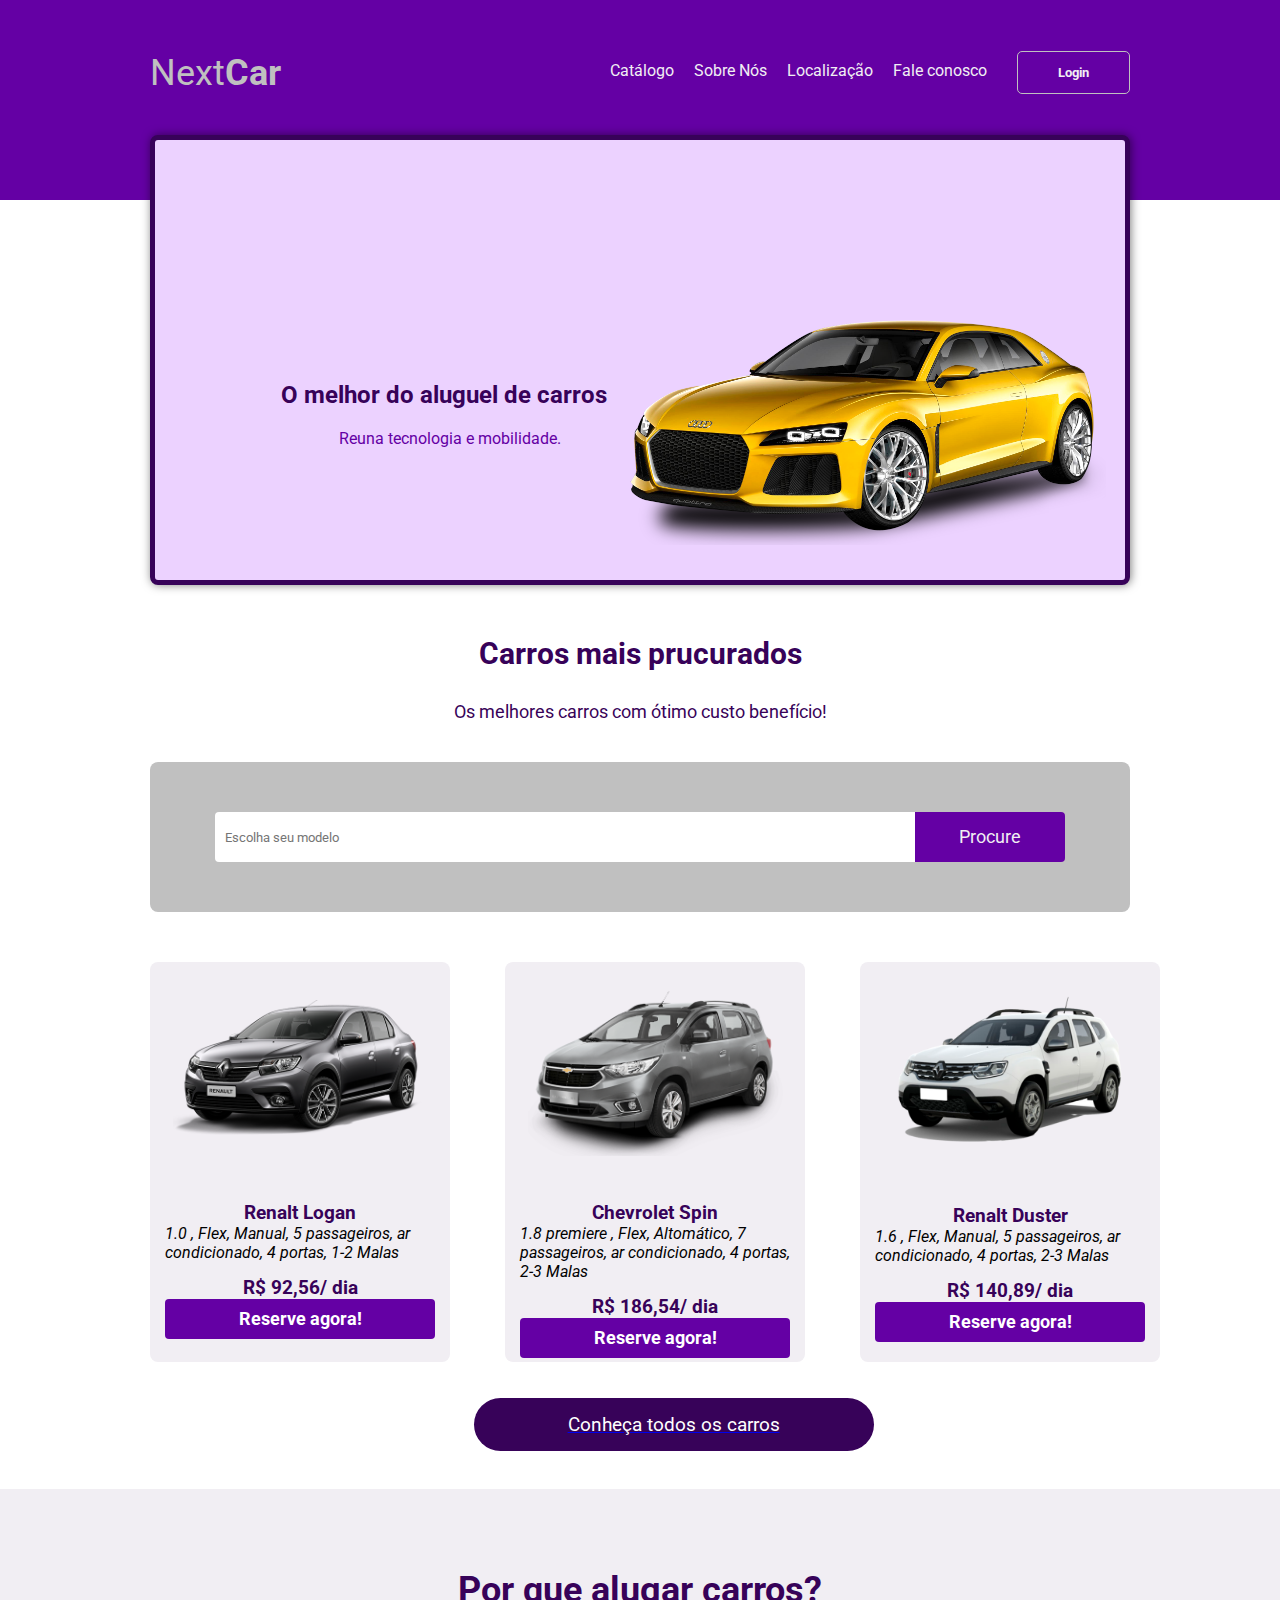
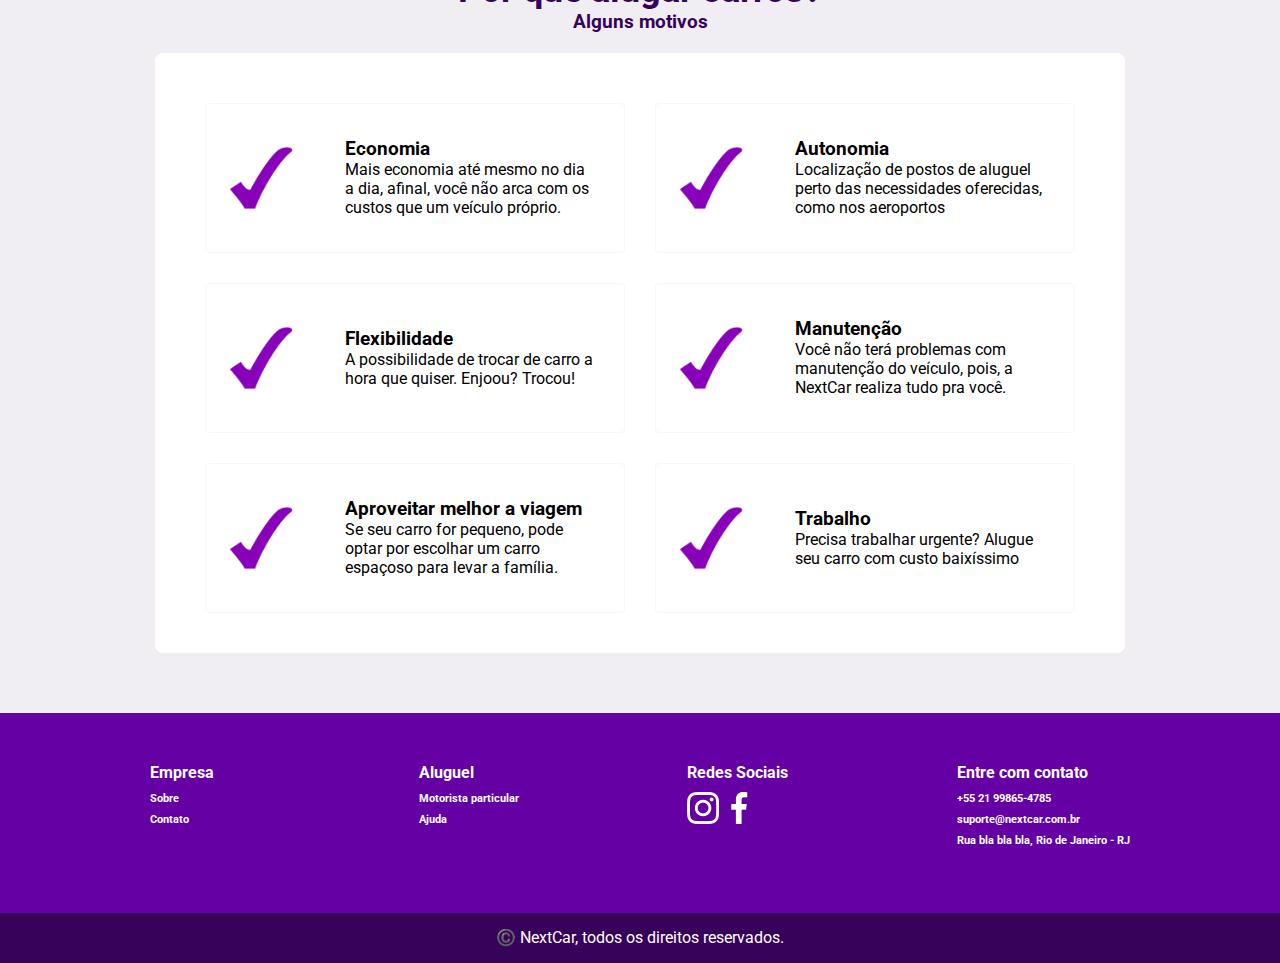
<file: index.html>
<!DOCTYPE html>
<!--Arquivo:TrabDevWeb_RafaelFernandez-->
<!--Projeto: Site de Aluguel de Carros(NextCar)-->
<!--Criado por: Rafael Fernandes Fernandez de Oliveira-->
<!--Data de Criação:07/10/2021-->

<html lang="en">
<head>
    <meta charset="UTF-8">
    <meta http-equiv="X-UA-Compatible" content="IE=edge">
    <meta name="viewport" content="width=device-width, initial-scale=1.0">
    <title>NextCar</title>
    <link rel="stylesheet" href="css/styles.css">
</head>
<body>
  <header>
        <div class="content">

            <nav>
 
                <a href="index.html" class="logonew">Next<strong>Car</strong></a>
                
                <ul>
                  <li><a href="catalogo.html">Catálogo</a></li>
                  <li><a href="sobrenos.html">Sobre Nós</a></li>
                  <li><a href="localizacao.html">Localização</a></li>
                  <li><a href="faleconosco.html">Fale conosco</a></li>         
                  <button><li><a href="login.html">Login</a></li> </button>        
                </ul>
            </nav>
            <div class="header-block">
                <div class="text">
                    <h2>O melhor do aluguel de carros</h2>
                    <p> Reuna tecnologia e mobilidade.        
                    </p>

                </div>
                <img src="images/car-header.png" alt="Car">
            </div>
        </div>
  </header> 

  

  <section class="catalogo" id="catalogo">
      <div class="content">

          <div class="title-wrapper-catalog">
              <p>Carros mais prucurados</p>
              <h3>Catálogo</h3>
              <!--<h3>Catálogo</h3> --> 
          </div>
          
        
         <div class="title-wrapper-catalog">
            <p>Carros mais prucurados</p>
            <h3>Os melhores carros com ótimo custo benefício!</h3>
            <!--<h3>Catálogo</h3> --> 
        </div>
        
          <div class="filter-card1">
             <input type="text" class="search-input" placeholder="Escolha seu modelo">
             <button class="search-button">Procure</button>
          </div>
          <div class="card-wrapper">

                        <!--catalogo pag principal-->
        
            <div class="card-item">
               <img src="images/logan.png" alt="Car">
               <div class="card-content">
                <h3>Renalt Logan </h3>   
                <p> 1.0 , Flex, Manual, 5 passageiros, ar condicionado, 4 portas, 1-2 Malas   
                </p>
                <h3>R$ 92,56/ dia</h3>
                <button type="button">Reserve agora!</button>
               </div> 
            </div>

            <div class="card-item">
                <img src="images/spin1.png" alt="Car">
                <div class="card-content">
                 <h3>Chevrolet Spin</h3>   
                 <p>1.8 premiere , Flex, Altomático, 7 passageiros, ar condicionado, 4 portas, 2-3 Malas   
                 </p>
                 <h3>R$ 186,54/ dia</h3>
                 <button type="button">Reserve agora!</button>
                </div> 
             </div>

             <div class="card-item">
                <img src="images/duster.png" alt="Car">
                <div class="card-content">
                 <h3>Renalt Duster</h3>   
                 <p>1.6 , Flex, Manual, 5 passageiros, ar condicionado, 4 portas, 2-3 Malas   
                 </p>
                 <h3>R$ 140,89/ dia</h3>
                 <button type="button">Reserve agora!</button>
                </div>         
             </div>

          </div>
      </div>
  </section> <!--acaba aqui-->
  
  <div class="catalogo-index">
      <a href="catalogo.html"><button type="submit">Conheça todos os carros</button></a>
    
</div>

<section class="vantagens" id="vantagens">
    <div class="content">
        <div class="title-wrapper-vantagens">
            <p>Por que alugar carros?</p>
            <h3>Alguns motivos</h3>
        </div>

        <div class="vantagens-card-block">

            <div class="vantagens-card-item">
                <img src="images/checkroxo.png" alt="vantagens"> 
                <div class="vantagens-text-content">
                    <h3>Economia</h3>
                    <p>Mais economia até mesmo no dia a dia, afinal, você não arca com os custos que um veículo próprio.</p>
                </div>
             </div>
             
            <div class="vantagens-card-item">
                <img src="images/checkroxo.png" alt="vantagens"> 
                <div class="vantagens-text-content">
                    <h3>Autonomia</h3>
                    <p>Localização de postos de aluguel perto das necessidades oferecidas, como nos aeroportos</p>
                </div>
             </div>           
             
             <div class="vantagens-card-item">
                <img src="images/checkroxo.png" alt="vantagens"> 
                <div class="vantagens-text-content">
                    <h3>Flexibilidade</h3>
                    <p>A possibilidade de trocar de carro a hora que quiser. Enjoou? Trocou!</p>
                </div>
             </div>           
             
             <div class="vantagens-card-item">
                <img src="images/checkroxo.png" alt="vantagens"> 
                <div class="vantagens-text-content">
                    <h3>Manutenção</h3>
                    <p>Você não terá problemas com manutenção do veículo, pois, a NextCar realiza tudo pra você.</p>
                </div>
             </div>          
             
             <div class="vantagens-card-item">
                <img src="images/checkroxo.png" alt="vantagens"> 
                <div class="vantagens-text-content">
                    <h3>Aproveitar melhor a viagem</h3>
                    <p>Se seu carro for pequeno, pode optar por escolhar um carro espaçoso para levar a família.</p>
                </div>
             </div>           
             
             <div class="vantagens-card-item">
                <img src="images/checkroxo.png" alt="vantagens"> 
                <div class="vantagens-text-content">
                    <h3>Trabalho</h3>
                    <p>Precisa trabalhar urgente? Alugue seu carro com custo baixíssimo</p>
                </div>
             </div>
        </div>
    </div>
</section>

<footer>
    <div class="main">
        <div class="content footer-links">

            <div class="footer-company">
                <h4>Empresa</h4>
                <h6>Sobre</h6>
                <h6>Contato</h6>
            </div>

            <div class="footer-aluguel">
                <h4>Aluguel</h4>
                <h6>Motorista particular</h6>
                <h6>Ajuda</h6>
                </div>

                <div class="footer-redesocial">
                    <h4>Redes Sociais</h4>
                    <div class="footer-redesocial-icom">
                        <a href="https://www.instagram.com"><img src="images/instagram.png" alt="Instagram"></a>
                        <a href="https://www.facebook.com"><img src="images/facebook.png" alt="Facebook"></a>
                       
                    </div>
                </div>

                    <div class="footer-contato">
                        <h4>Entre com contato</h4>
                        <h6>+55 21 99865-4785</h6>
                        <h6>suporte@nextcar.com.br</h6>
                        <h6>Rua bla bla bla, Rio de Janeiro - RJ</h6>
                    </div>
                </div>
            </div>
    <div class="final">©️ NextCar, todos os direitos reservados.</div>
</footer>

</body>
</html>
</file>
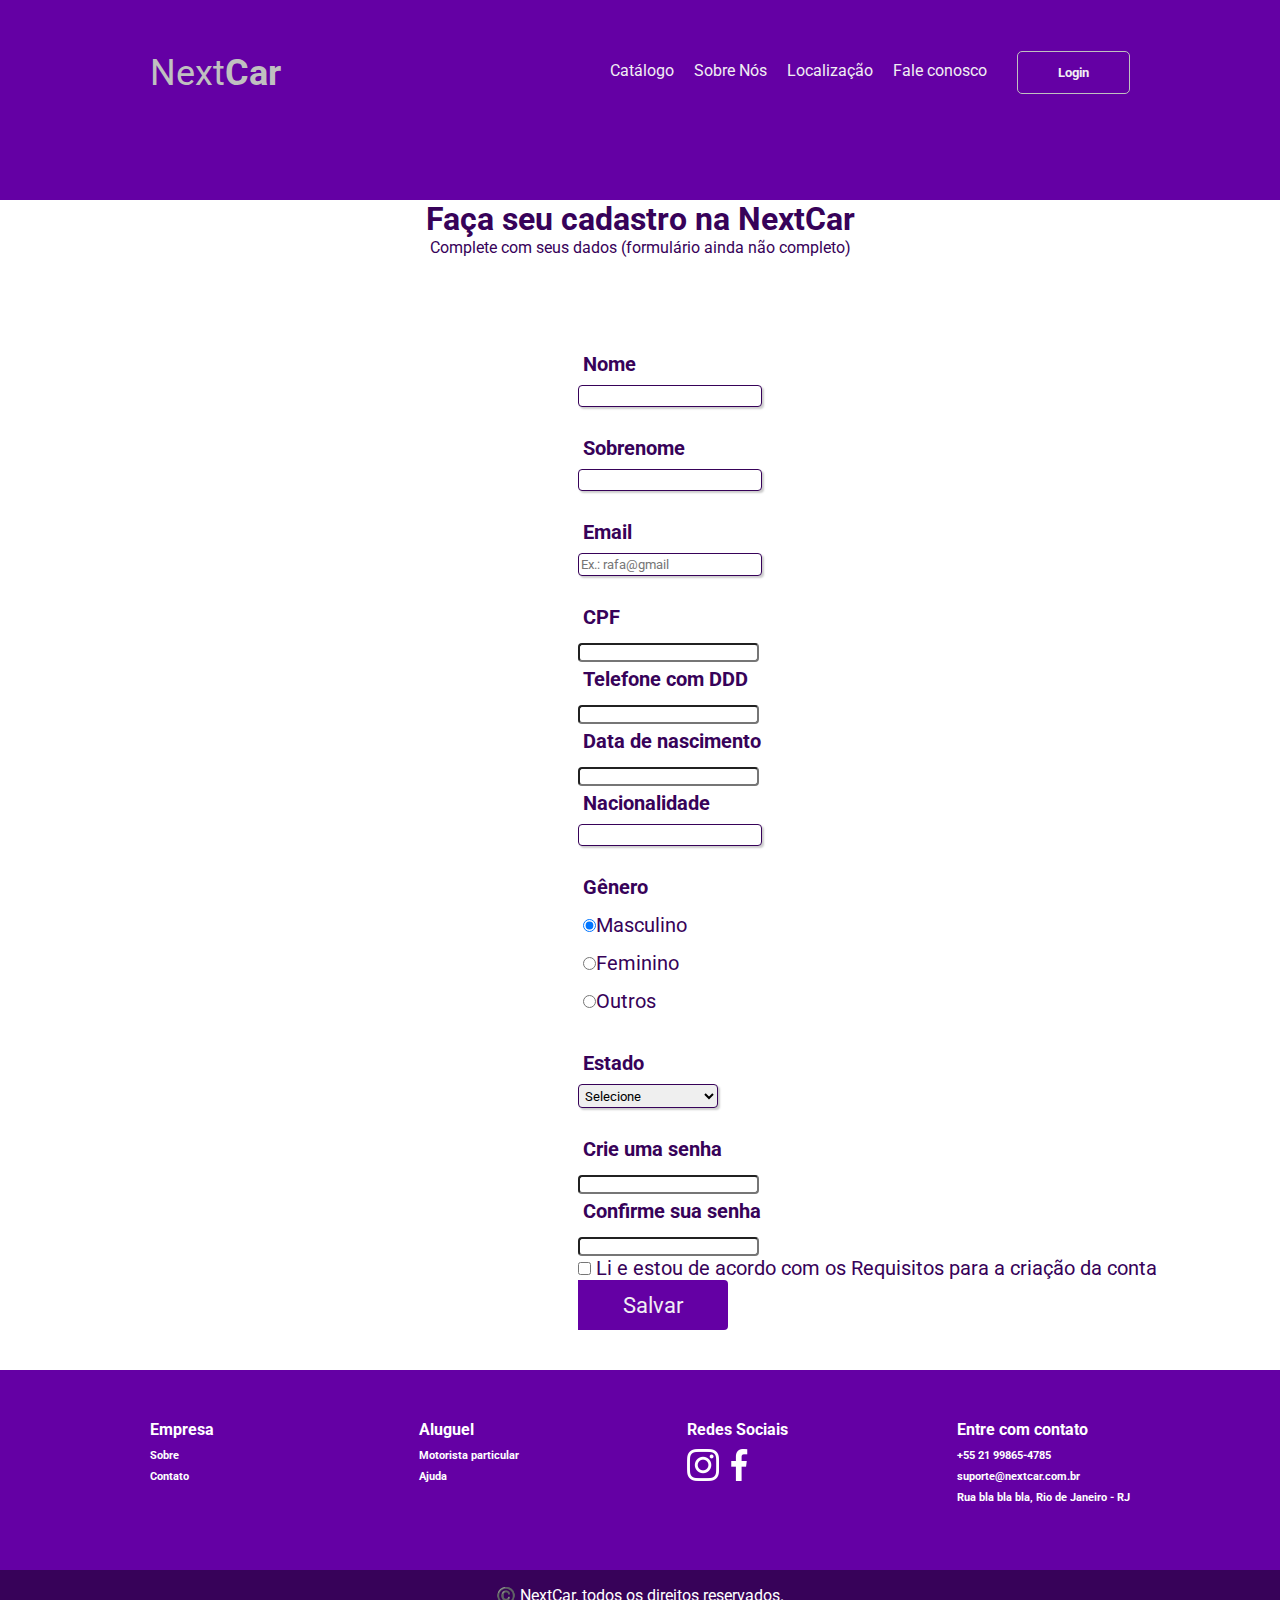
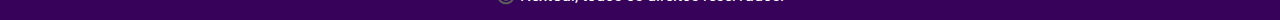
<file: cadastro.html>
<!DOCTYPE html>
<!--Arquivo:TrabDevWeb_RafaelFernandez-->
<!--Projeto: Site de Aluguel de Carros(NextCar)-->
<!--Criado por: Rafael Fernandes Fernandez de Oliveira-->
<!--Data de Criação:07/10/2021-->

<html lang="en">
<head>
    <meta charset="UTF-8">
    <meta http-equiv="X-UA-Compatible" content="IE=edge">
    <meta name="viewport" content="width=device-width, initial-scale=1.0">
    <title>Faça seu login</title>
    <link rel="stylesheet" href="css/styles.css">
</head>
<body>
    
    <header>
        <div class="content">
        
            <nav>
                <a href="index.html" class="logonew">Next<strong>Car</strong></a>
                
                <ul>
                  <li><a href="catalogo.html">Catálogo</a></li>
                  <li><a href="sobrenos.html">Sobre Nós</a></li>
                  <li><a href="localizacao.html">Localização</a></li>
                  <li><a href="faleconosco.html">Fale conosco</a></li>  
                  <button><li><a href="login.html">Login</a></li> </button>               
                </ul>
            </nav>
           
        </div>
  </header> 
    
  <div>
      <h1 id="tituloform">Faça seu cadastro na NextCar</h1>
      <p id="subtitform">Complete com seus dados (formulário ainda não completo)</p>
  </div>
  <div class="formgeral">

<form>
    <fieldset class="grupoform">
       
        <div class="campoform">
           <label for="nome"><strong>Nome</strong></label>
           <input type="text" name="nome" id="nome" required>
       </div> 

       <div class="campoform">
           <label for="sobrenome"><strong>Sobrenome</strong></label>
           <input type="text" name="sobrenome" id="sobrenome" required>
       </div>
    </fieldset>

        <div class="campoform">
            <label for="email"><strong>Email</strong></label>
            <input type="email" name="email" id="email" placeholder="Ex.: rafa@gmail" required>
        </div>

        <div class="campoform">
            <label for="cpf"><strong>CPF</strong></label>
            <input type="number" name="cpf" id="cpf" required>
        </div>

        <div class="campoform">
            <label for="telefone"><strong>Telefone com DDD</strong></label>
            <input type="number" name="telefone" id="telefone" required>
        </div>

        <div class="campoform">
            <label for="nascimento"><strong>Data de nascimento</strong></label>
            <input type="number" name="nascimento" id="nascimento" required>
        </div>

        <div class="campoform">
            <label for="nacionalidade"><strong>Nacionalidade</strong></label>
            <input type="text" name="nacionalidade" id="nacionalidade" required>
        </div>


        <div class="campoform">
            <label><strong>Gênero</strong></label>
            <label>
                <input type="radio" name="genero" value="masculino" checked>Masculino
            </label>
            <label>
                <input type="radio" name="genero" value="feminino">Feminino
            </label>
            <label>
                <input type="radio" name="genero" value="outros">Outros
            </label>
        </div>

        <div class="campoform">
            <label for="estado"><strong>Estado</strong></label>
            <select id="estado" required >
                <option selected disabled value="">Selecione</option>
                <option>Acre</option>
                <option>Alagoas</option>
                <option>Amapá</option>
                <option>Amazonas</option>
                <option>Bahia</option>
                <option>Ceará</option>
                <option>Espirito Santo</option>
                <option>Goiás</option>
                <option>Maranhão</option>
                <option>Mato Grosso</option>
                <option>Mato Grosso do Sul</option>
                <option>Minas Gerais</option>
                <option>Pará</option>
                <option>Paraiba</option>
                <option>Paraná</option>
                <option>Pernambuco</option>
                <option>Piauí</option>
                <option>Rio de Janeiro</option>
                <option>Rio Grande no Norte</option>
                <option>Rio Grande do Sul</option>
                <option>Rondônia</option>
                <option>Roraima</option>
                <option>Santa Catarina</option>
                <option>São Paulo</option>
                <option>Sergipe</option>
                <option>Tocantins</option>
            </select>

        </div>

        <div class="campoform">
            <label><strong>Crie uma senha</strong></label>
            <input type="password" name="senha" id="senha"  maxlength="10" required>
        </div>

        <div class="campoform">
            <label><strong>Confirme sua senha</strong></label>
            <input type="password" name="confirmasenha" id="confirmasenha"  maxlength="10" required>
        </div>

        <fieldset class="grupoform">
            <div id="checkbox">
                <input type="checkbox" id="termos" name="termos" required>
                <label>Li e estou de acordo com os Requisitos para a criação da conta</label> 
            </div>
        </fieldset>

        <div>
            <button class="botaosalvar" type="submit">Salvar</button>
        </div>

</form>
    </div>
    <footer>
        <div class="main">
            <div class="content footer-links">
    
                <div class="footer-company">
                    <h4>Empresa</h4>
                    <h6>Sobre</h6>
                    <h6>Contato</h6>
                </div>
    
                <div class="footer-aluguel">
                    <h4>Aluguel</h4>
                    <h6>Motorista particular</h6>
                    <h6>Ajuda</h6>
                    </div>
    
                    <div class="footer-redesocial">
                        <h4>Redes Sociais</h4>
                        <div class="footer-redesocial-icom">
                            <a href="https://www.instagram.com"><img src="images/instagram.png" alt="Instagram"></a>
                            <a href="https://www.facebook.com"><img src="images/facebook.png" alt="Facebook"></a>
                            
                        </div>
                    </div>
    
                        <div class="footer-contato">
                            <h4>Entre com contato</h4>
                            <h6>+55 21 99865-4785</h6>
                            <h6>suporte@nextcar.com.br</h6>
                            <h6>Rua bla bla bla, Rio de Janeiro - RJ</h6>
                        </div>
                    </div>
                </div>
        <div class="final">©️ NextCar, todos os direitos reservados.</div>
    </footer>

</body>
</html>
</file>
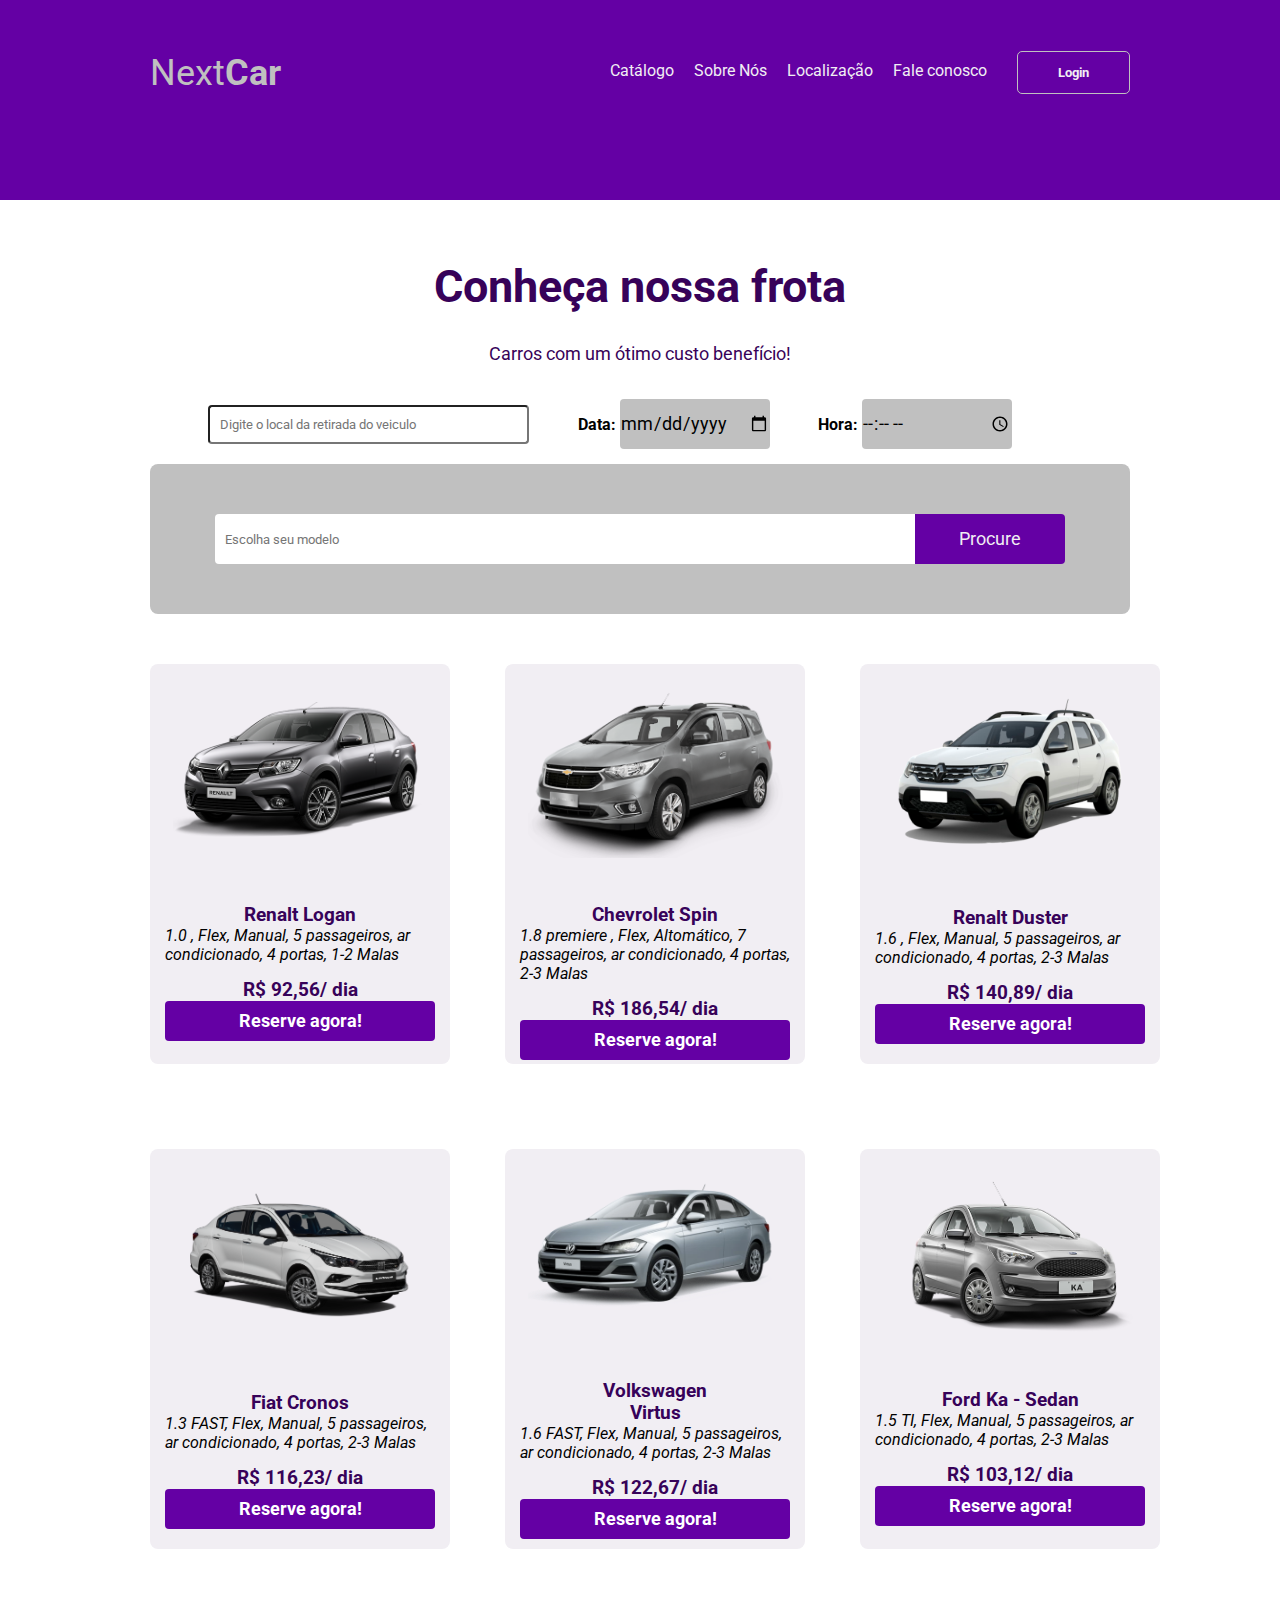
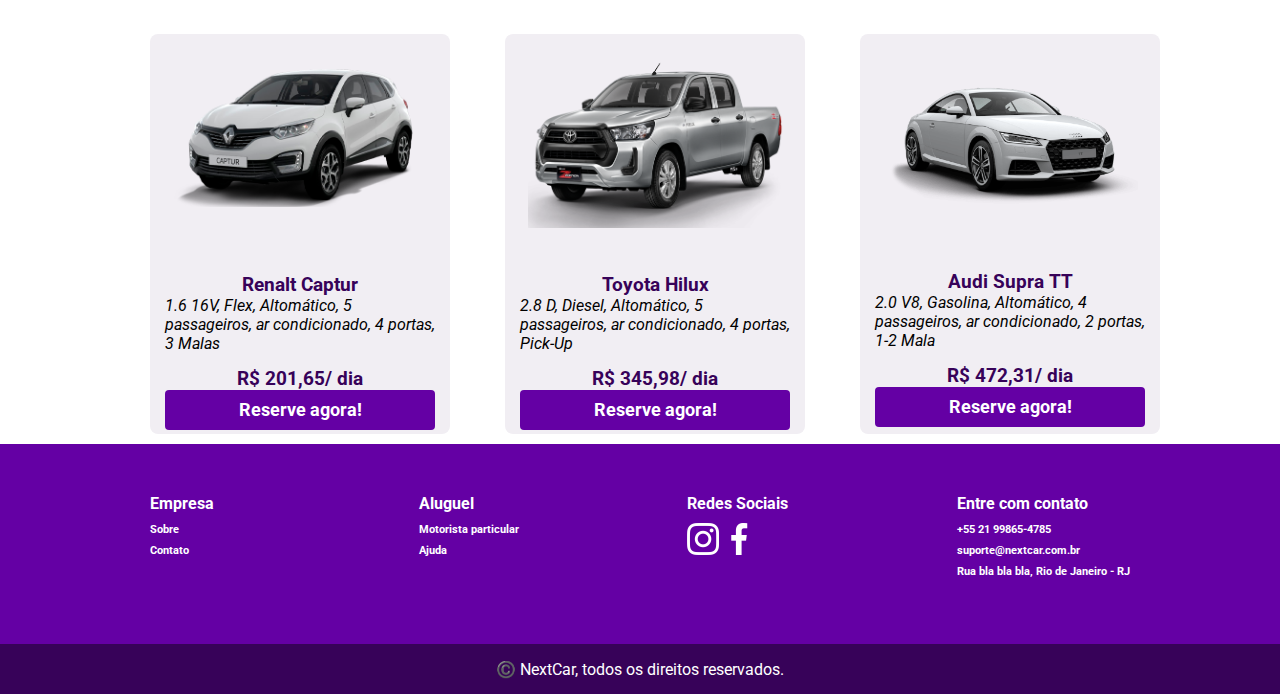
<file: catalogo.html>
<!DOCTYPE html>
<!--Arquivo:TrabDevWeb_RafaelFernandez-->
<!--Projeto: Site de Aluguel de Carros(NextCar)-->
<!--Criado por: Rafael Fernandes Fernandez de Oliveira-->
<!--Data de Criação:07/10/2021-->

<html lang="en">
<head>
    <meta charset="UTF-8">
    <meta http-equiv="X-UA-Compatible" content="IE=edge">
    <meta name="viewport" content="width=device-width, initial-scale=1.0">
    <title>Catálogo</title>
    <link rel="stylesheet" href="css/styles.css">
</head>
<body>
    <header>
        <div class="content">
        
            <nav>
               <a href="index.html" class="logonew">Next<strong>Car</strong></a>
                
                <ul>
                  <li><a href="catalogo.html">Catálogo</a></li>
                  <li><a href="sobrenos.html">Sobre Nós</a></li>
                  <li><a href="localizacao.html">Localização</a></li>
                  <li><a href="faleconosco.html">Fale conosco</a></li>  
                  <button><li><a href="login.html">Login</a></li> </button>               
                </ul>
            </nav>
           
        </div>
  </header> 
    
  <section class="catalogo" id="catalogo">
      <div class="content">

          <div class="title-wrapper-catalog1">
              <p>Conheça nossa frota</p>
             <h3>Carros com um ótimo custo benefício!</h3>
              <!--<h3>Catálogo</h3> --> 
          </div>



          <div class="datacatalog">
            <label for="localreti"></label>
            <input type="text" name="localreti" size="35" id="localreti" placeholder="Digite o local da retirada do veiculo">
            
            <div><h4>Data:     <input id="date" type="date""></h4></div>
            
            <div><h4>Hora:    <input type="time" id="timecatalog"></h4> </div>
          </div>
          
          
          <div class="filter-card">
             <input type="text" class="search-input" placeholder="Escolha seu modelo">
             <button class="search-button">Procure</button>
          </div>
          <div class="card-wrapper">

            
            
                        <!--catalogo pag principal-->
                        <div class="card-item">
                            <img src="images/logan.png" alt="Car">
                            <div class="card-content">
                             <h3>Renalt Logan</h3> 
                             
                             <p> 1.0 , Flex, Manual, 5 passageiros, ar condicionado, 4 portas, 1-2 Malas   
                             </p>
                             <h3>R$ 92,56/ dia</h3>
                             <button type="button">Reserve agora!</button>
                            </div> 
                         </div>
             
                         <div class="card-item">
                             <img src="images/spin1.png" alt="Car">
                             <div class="card-content">
                              <h3>Chevrolet Spin</h3>   
                              
                              <p>1.8 premiere , Flex, Altomático, 7 passageiros, ar condicionado, 4 portas, 2-3 Malas   
                              </p>
                              <h3>R$ 186,54/ dia</h3>
                              <button type="button">Reserve agora!</button>
                             </div> 
                          </div>
             
                          <div class="card-item">
                             <img src="images/duster.png" alt="Car">
                             <div class="card-content">
                              <h3>Renalt Duster</h3>   
                              <p>1.6 , Flex, Manual, 5 passageiros, ar condicionado, 4 portas, 2-3 Malas   
                              </p>
                              <h3>R$ 140,89/ dia</h3>
                              <button type="button">Reserve agora!</button>
                             </div>         
                          </div>

             <div class="card-item">
                <img src="images/cronos.png" alt="Car">
                <div class="card-content">
                 <h3>Fiat Cronos</h3>   
                 <p>1.3 FAST, Flex, Manual, 5 passageiros, ar condicionado, 4 portas, 2-3 Malas   
                 </p>
                 <h3>R$ 116,23/ dia</h3>
                 <button type="button">Reserve agora!</button>
                </div>         
             </div>
             
             <div class="card-item">
                <img src="images/virtus.png" alt="Car">
                <div class="card-content">
                 <h3>Volkswagen Virtus</h3>   
                 <p>1.6 FAST, Flex, Manual, 5 passageiros, ar condicionado, 4 portas, 2-3 Malas   
                 </p>
                 <h3>R$ 122,67/ dia</h3>
                 <button type="button">Reserve agora!</button>
                </div>         
             </div>
             
             <div class="card-item">
                <img src="images/fordka.png" alt="Car">
                <div class="card-content">
                 <h3>Ford Ka - Sedan</h3>   
                 <p>1.5 TI, Flex, Manual, 5 passageiros, ar condicionado, 4 portas, 2-3 Malas    
                 </p>
                 <h3>R$ 103,12/ dia</h3>
                 <button type="button">Reserve agora!</button>
                </div>         
             </div>
             
             <div class="card-item">
                <img src="images/captur.png" alt="Car">
                <div class="card-content">
                 <h3>Renalt Captur</h3>   
                 <p>1.6 16V, Flex, Altomático, 5 passageiros, ar condicionado, 4 portas, 3 Malas   
                 </p>
                 <h3>R$ 201,65/ dia</h3>
                 <button type="button">Reserve agora!</button>
                </div>         
             </div>
             
             <div class="card-item">
                <img src="images/hilux1.png" alt="Car">
                <div class="card-content">
                 <h3>Toyota Hilux</h3>   
                 <p>2.8 D, Diesel, Altomático, 5 passageiros, ar condicionado, 4 portas, Pick-Up  
                 </p>
                 <h3>R$ 345,98/ dia</h3>
                 <button type="button">Reserve agora!</button>
                </div>         
             </div>
             
             <div class="card-item">
                <img src="images/auditt.png" alt="Car">
                <div class="card-content">
                 <h3>Audi Supra TT</h3>   
                 <p>2.0 V8, Gasolina, Altomático, 4 passageiros, ar condicionado, 2 portas, 1-2 Mala  
                 </p>
                 <h3>R$ 472,31/ dia</h3>
                 <button type="button">Reserve agora!</button>
                </div>         
             </div>

          </div>
      </div>
  </section> <!--acaba aqui-->
    
  <footer>
   <div class="main">
       <div class="content footer-links">

           <div class="footer-company">
               <h4>Empresa</h4>
               <h6>Sobre</h6>
               <h6>Contato</h6>
           </div>

           <div class="footer-aluguel">
               <h4>Aluguel</h4>
               <h6>Motorista particular</h6>
               <h6>Ajuda</h6>
               </div>

               <div class="footer-redesocial">
                   <h4>Redes Sociais</h4>
                   <div class="footer-redesocial-icom">
                       <a href="https://www.instagram.com"><img src="images/instagram.png" alt="Instagram"></a>
                       <a href="https://www.facebook.com"><img src="images/facebook.png" alt="Facebook"></a>
                       
                   </div>
               </div>

                   <div class="footer-contato">
                       <h4>Entre com contato</h4>
                       <h6>+55 21 99865-4785</h6>
                       <h6>suporte@nextcar.com.br</h6>
                       <h6>Rua bla bla bla, Rio de Janeiro - RJ</h6>
                   </div>
               </div>
           </div>
   <div class="final">©️ NextCar, todos os direitos reservados.</div>
</footer>

</body>
</html>
</file>
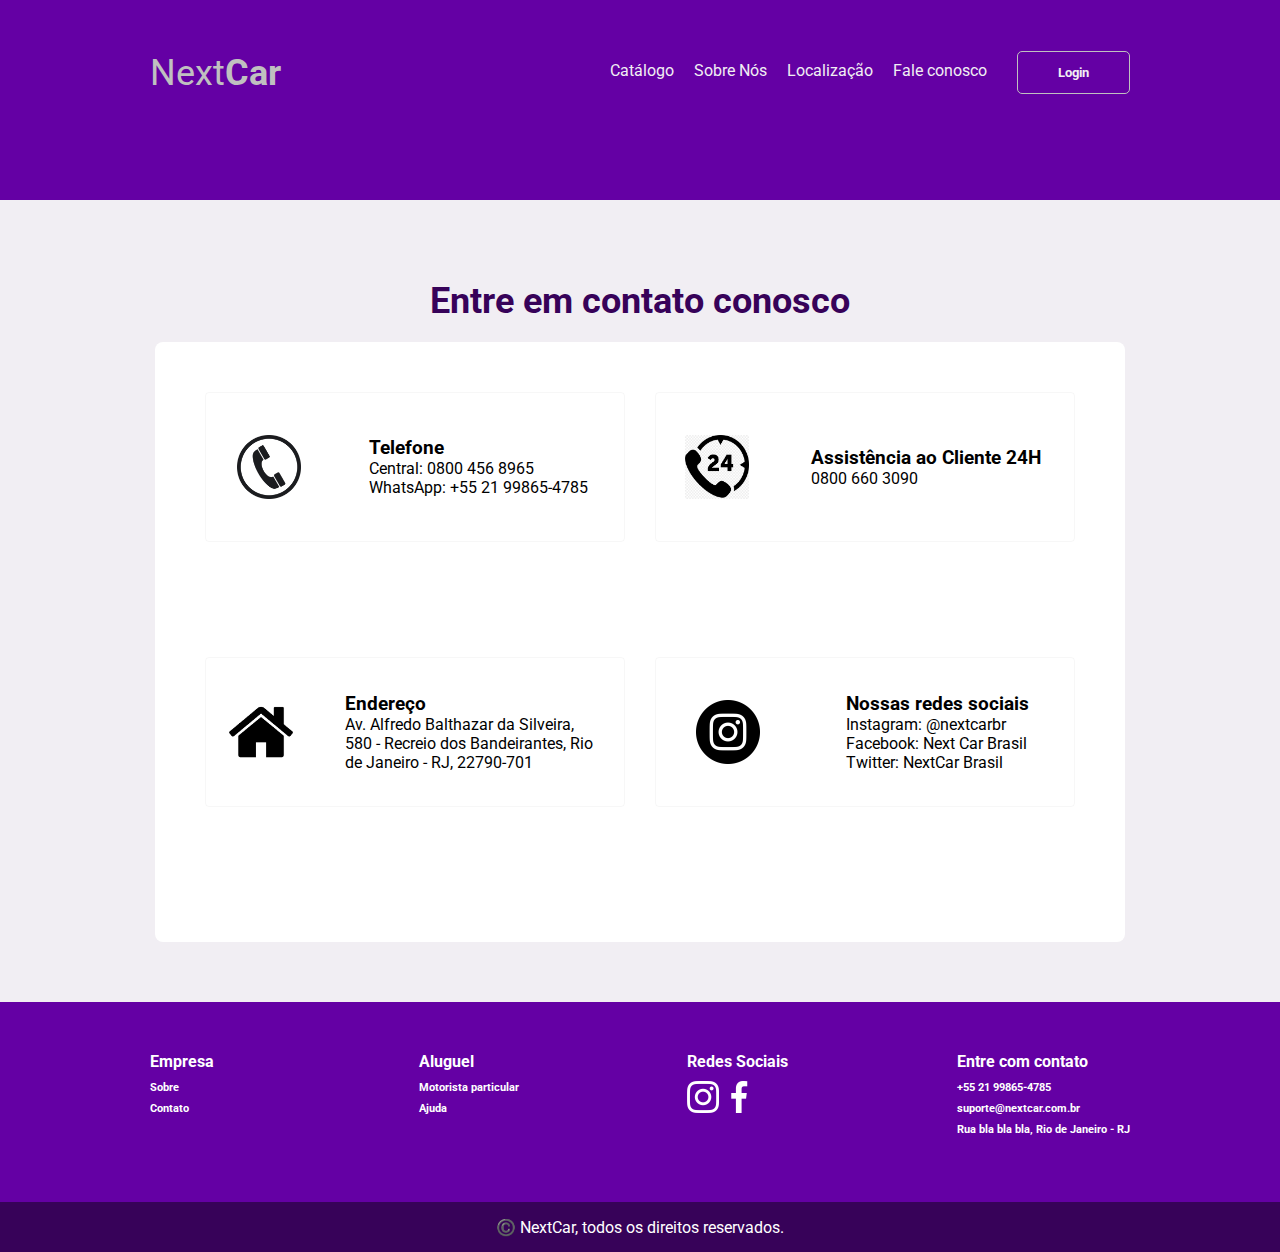
<file: faleconosco.html>
<!DOCTYPE html>
<!--Arquivo:TrabDevWeb_RafaelFernandez-->
<!--Projeto: Site de Aluguel de Carros(NextCar)-->
<!--Criado por: Rafael Fernandes Fernandez de Oliveira-->
<!--Data de Criação:07/10/2021-->

<html lang="en">
<head>
    <meta charset="UTF-8">
    <meta http-equiv="X-UA-Compatible" content="IE=edge">
    <meta name="viewport" content="width=device-width, initial-scale=1.0">
    <title>Fale Conosco</title>
    <link rel="stylesheet" href="css/styles.css">
</head>
<body>

    <header>
        <div class="content">
        
            <nav>
                <a href="index.html" class="logonew">Next<strong>Car</strong></a>
                
                <ul>
                  <li><a href="catalogo.html">Catálogo</a></li>
                  <li><a href="sobrenos.html">Sobre Nós</a></li>
                  <li><a href="localizacao.html">Localização</a></li>
                  <li><a href="faleconosco.html">Fale conosco</a></li>  
                  <button><li><a href="login.html">Login</a></li> </button>               
                </ul>
            </nav>
           
        </div>
  </header>
  
  
  <section class="vantagens" id="vantagens">
    <div class="content">
        <div class="title-wrapper-vantagens">
            <p>Entre em contato conosco</p>
            <h3></h3>
        </div>

        <div class="vantagens-card-block">

            <div class="vantagens-card-item">
                <img src="images/telefone.png" alt="vantagens"> 
                <div class="vantagens-text-content">
                    <h3>Telefone</h3>
                    <p>Central: 0800 456 8965
                    </p><p>WhatsApp: +55 21 99865-4785</p>
                </div>
             </div>
             
            <div class="vantagens-card-item">
                <img src="images/tel24h.jpg" alt="vantagens"> 
                <div class="vantagens-text-content">
                    <h3>Assistência ao Cliente 24H</h3>
                    <p>0800 660 3090</p>
                </div>
             </div>           
             
             <div class="vantagens-card-item">
                <img src="images/home.png" alt="vantagens"> 
                <div class="vantagens-text-content">
                    <h3>Endereço</h3>
                    <p>Av. Alfredo Balthazar da Silveira, 580 - Recreio dos Bandeirantes, 
                        Rio de Janeiro - RJ, 22790-701</p>
                </div>
             </div>           
             
             <div class="vantagens-card-item">
                <img src="images/socialmidia.png" alt="vantagens"> 
                <div class="vantagens-text-content">
                    <h3>Nossas redes sociais</h3>
                    <p>Instagram: @nextcarbr</p>
                    <p>Facebook: Next Car Brasil</p>
                    <p>Twitter: NextCar Brasil</p>
                </div>
             </div>          
             

        </div>
    </div>
</section>
    
<footer>
    <div class="main">
        <div class="content footer-links">

            <div class="footer-company">
                <h4>Empresa</h4>
                <h6>Sobre</h6>
                <h6>Contato</h6>
            </div>

            <div class="footer-aluguel">
                <h4>Aluguel</h4>
                <h6>Motorista particular</h6>
                <h6>Ajuda</h6>
                </div>

                <div class="footer-redesocial">
                    <h4>Redes Sociais</h4>
                    <div class="footer-redesocial-icom">
                        <a href="https://www.instagram.com"><img src="images/instagram.png" alt="Instagram"></a>
                        <a href="https://www.facebook.com"><img src="images/facebook.png" alt="Facebook"></a>
                        
                    </div>
                </div>

                    <div class="footer-contato">
                        <h4>Entre com contato</h4>
                        <h6>+55 21 99865-4785</h6>
                        <h6>suporte@nextcar.com.br</h6>
                        <h6>Rua bla bla bla, Rio de Janeiro - RJ</h6>
                    </div>
                </div>
            </div>
    <div class="final">©️ NextCar, todos os direitos reservados.</div>
</footer>

</body>
</html>
</file>
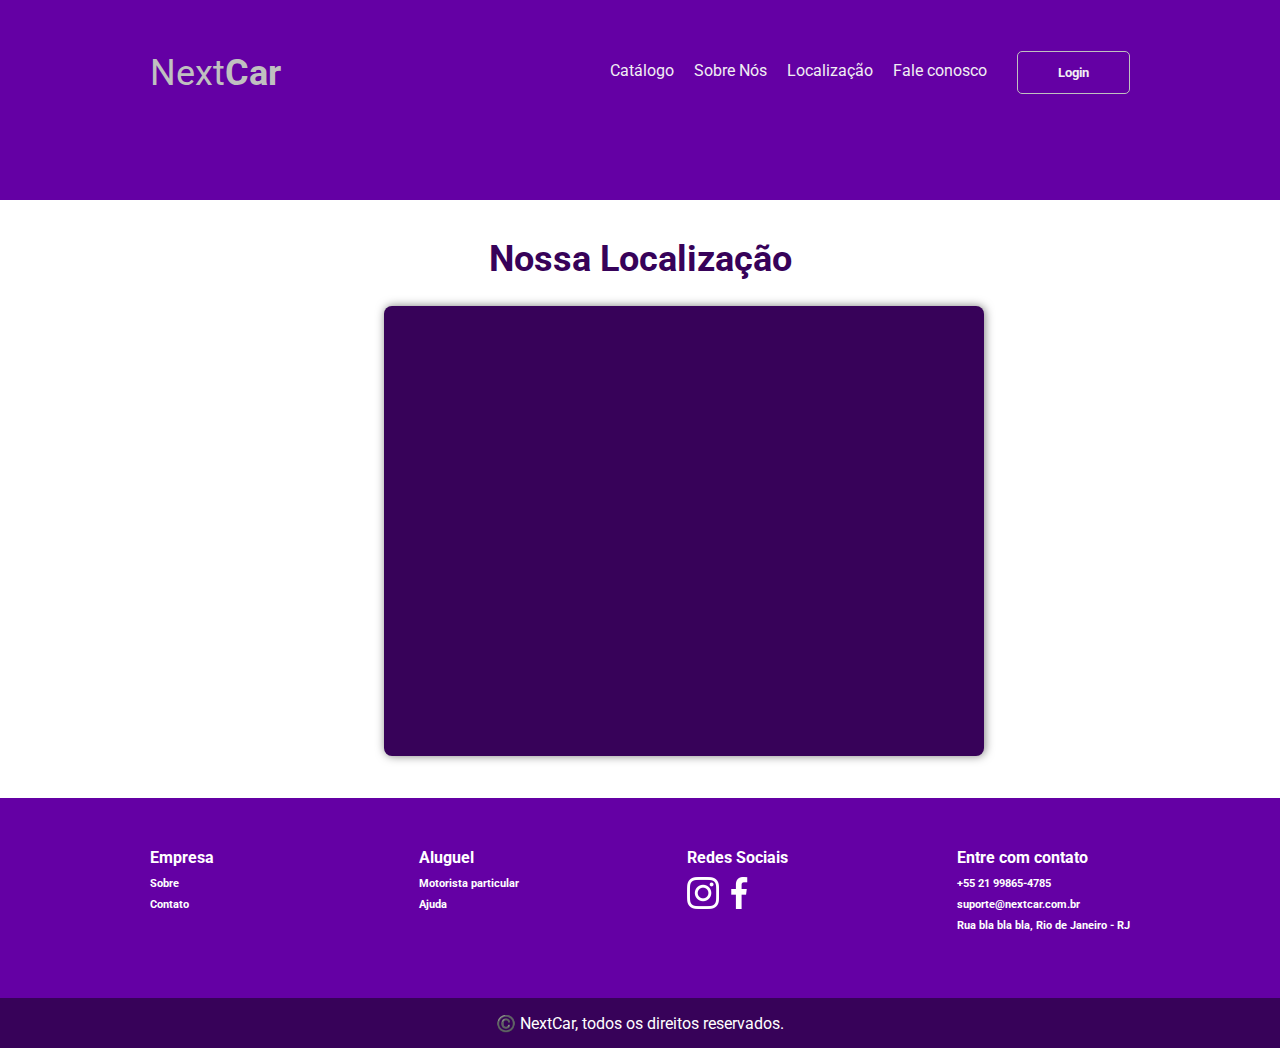
<file: localizacao.html>
<!DOCTYPE html>
<!--Arquivo:TrabDevWeb_RafaelFernandez-->
<!--Projeto: Site de Aluguel de Carros(NextCar)-->
<!--Criado por: Rafael Fernandes Fernandez de Oliveira-->
<!--Data de Criação:07/10/2021-->

<html lang="en">
<head>
    <meta charset="UTF-8">
    <meta http-equiv="X-UA-Compatible" content="IE=edge">
    <meta name="viewport" content="width=device-width, initial-scale=1.0">
    <title>Localização</title>
    <link rel="stylesheet" href="css/styles.css">
</head>
<body>
    <header>
        <div class="content">
        
            <nav>
                <a href="index.html" class="logonew">Next<strong>Car</strong></a>
                
                <ul>
                  <li><a href="catalogo.html">Catálogo</a></li>
                  <li><a href="sobrenos.html">Sobre Nós</a></li>
                  <li><a href="localizacao.html">Localização</a></li>  
                  <li><a href="faleconosco.html">Fale conosco</a></li>
                  <button><li><a href="login.html">Login</a></li> </button>               
                </ul>
            </nav>
           
        </div>
  </header> 

<div class="mapa">
  
    <h2>Nossa Localização</h2>
    <iframe src="https://www.google.com/maps/embed?pb=!1m18!1m12!1m3!1d3672.367899915381!2d-43.44465664948247!3d-23.010260284885447!2m3!1f0!2f0!3f0!3m2!1i1024!2i768!4f13.1!3m3!1m2!1s0x9bdcdde21f4c21%3A0xe846d6028e48bd9!2sUniversidade%20Est%C3%A1cio%20da%20S%C3%A1%20-%20Campus%20Recreio!5e0!3m2!1spt-BR!2sbr!4v1633627681814!5m2!1spt-BR!2sbr" width="600" height="450" style="border:0;" allowfullscreen="" loading="lazy"></iframe>
</div>

<footer>
    <div class="main">
        <div class="content footer-links">

            <div class="footer-company">
                <h4>Empresa</h4>
                <h6>Sobre</h6>
                <h6>Contato</h6>
            </div>

            <div class="footer-aluguel">
                <h4>Aluguel</h4>
                <h6>Motorista particular</h6>
                <h6>Ajuda</h6>
                </div>

                <div class="footer-redesocial">
                    <h4>Redes Sociais</h4>
                    <div class="footer-redesocial-icom">
                        <a href="https://www.instagram.com"><img src="images/instagram.png" alt="Instagram"></a>
                        <a href="https://www.facebook.com"><img src="images/facebook.png" alt="Facebook"></a>
                        
                    </div>
                </div>

                    <div class="footer-contato">
                        <h4>Entre com contato</h4>
                        <h6>+55 21 99865-4785</h6>
                        <h6>suporte@nextcar.com.br</h6>
                        <h6>Rua bla bla bla, Rio de Janeiro - RJ</h6>
                    </div>
                </div>
            </div>
    <div class="final">©️ NextCar, todos os direitos reservados.</div>
</footer>

</body>
</html>
</file>
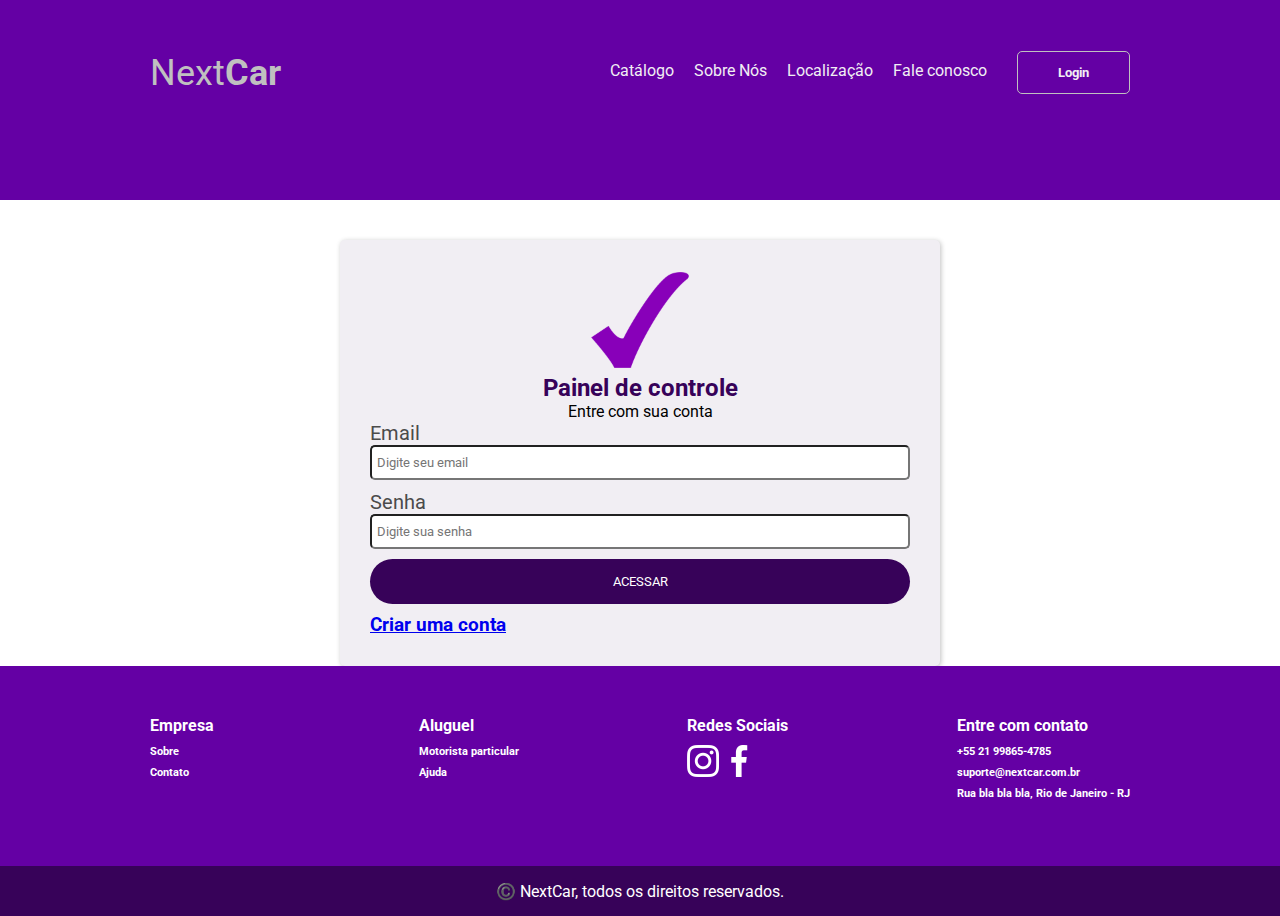
<file: login.html>
<!DOCTYPE html>
<!--Arquivo:TrabDevWeb_RafaelFernandez-->
<!--Projeto: Site de Aluguel de Carros(NextCar)-->
<!--Criado por: Rafael Fernandes Fernandez de Oliveira-->
<!--Data de Criação:07/10/2021-->

<html lang="en">
<head>
    <meta charset="UTF-8">
    <meta http-equiv="X-UA-Compatible" content="IE=edge">
    <meta name="viewport" content="width=device-width, initial-scale=1.0">
    <title>Faça seu login</title>
    <link rel="stylesheet" href="css/styles.css">
</head>

<body>
    
    <header>
        <div class="content">
        
            <nav>
                <a href="index.html" class="logonew">Next<strong>Car</strong></a>
                
                <ul>
                  <li><a href="catalogo.html">Catálogo</a></li>
                  <li><a href="sobrenos.html">Sobre Nós</a></li>
                  <li><a href="localizacao.html">Localização</a></li>
                  <li><a href="faleconosco.html">Fale conosco</a></li>  
                  <button><li><a href="login.html">Login</a></li> </button>               
                </ul>
            </nav>
           
        </div>
  </header> 
    
  <form action="#" class="formnovo">
    <div class="card">
        <div class="card-top">
            <img class="imglogin" src="images/checkroxo.png" alt="">
            <h2 class="tituloform">Painel de controle</h2>
            <p>Entre com sua conta</p>
        </div>
        
        <div class="card-grupo">
            <label>Email</label>
            <input type="email" name="emailform" placeholder="Digite seu email" required>
        </div>

        <div class="card-grupo">
            <label>Senha</label>
            <input type="password" name="senhaform" placeholder="Digite sua senha" required>
        </div>

        <div class="card-grupo">
            <button type="submit">ACESSAR</button>
    </div>

    <div class="cadastro">

        <a href="cadastro.html"><h3>Criar uma conta</h3></a>
        

    </div>

</form>

</form>
    </div>
    <footer>
        <div class="main">
            <div class="content footer-links">
    
                <div class="footer-company">
                    <h4>Empresa</h4>
                    <h6>Sobre</h6>
                    <h6>Contato</h6>
                </div>
    
                <div class="footer-aluguel">
                    <h4>Aluguel</h4>
                    <h6>Motorista particular</h6>
                    <h6>Ajuda</h6>
                    </div>
    
                    <div class="footer-redesocial">
                        <h4>Redes Sociais</h4>
                        <div class="footer-redesocial-icom">
                            <a href="https://www.instagram.com"><img src="images/instagram.png" alt="Instagram"></a>
                            <a href="https://www.facebook.com"><img src="images/facebook.png" alt="Facebook"></a>
                            
                        </div>
                    </div>
    
                        <div class="footer-contato">
                            <h4>Entre com contato</h4>
                            <h6>+55 21 99865-4785</h6>
                            <h6>suporte@nextcar.com.br</h6>
                            <h6>Rua bla bla bla, Rio de Janeiro - RJ</h6>
                        </div>
                    </div>
                </div>
        <div class="final">©️ NextCar, todos os direitos reservados.</div>
    </footer>

</body>
</html>
</file>
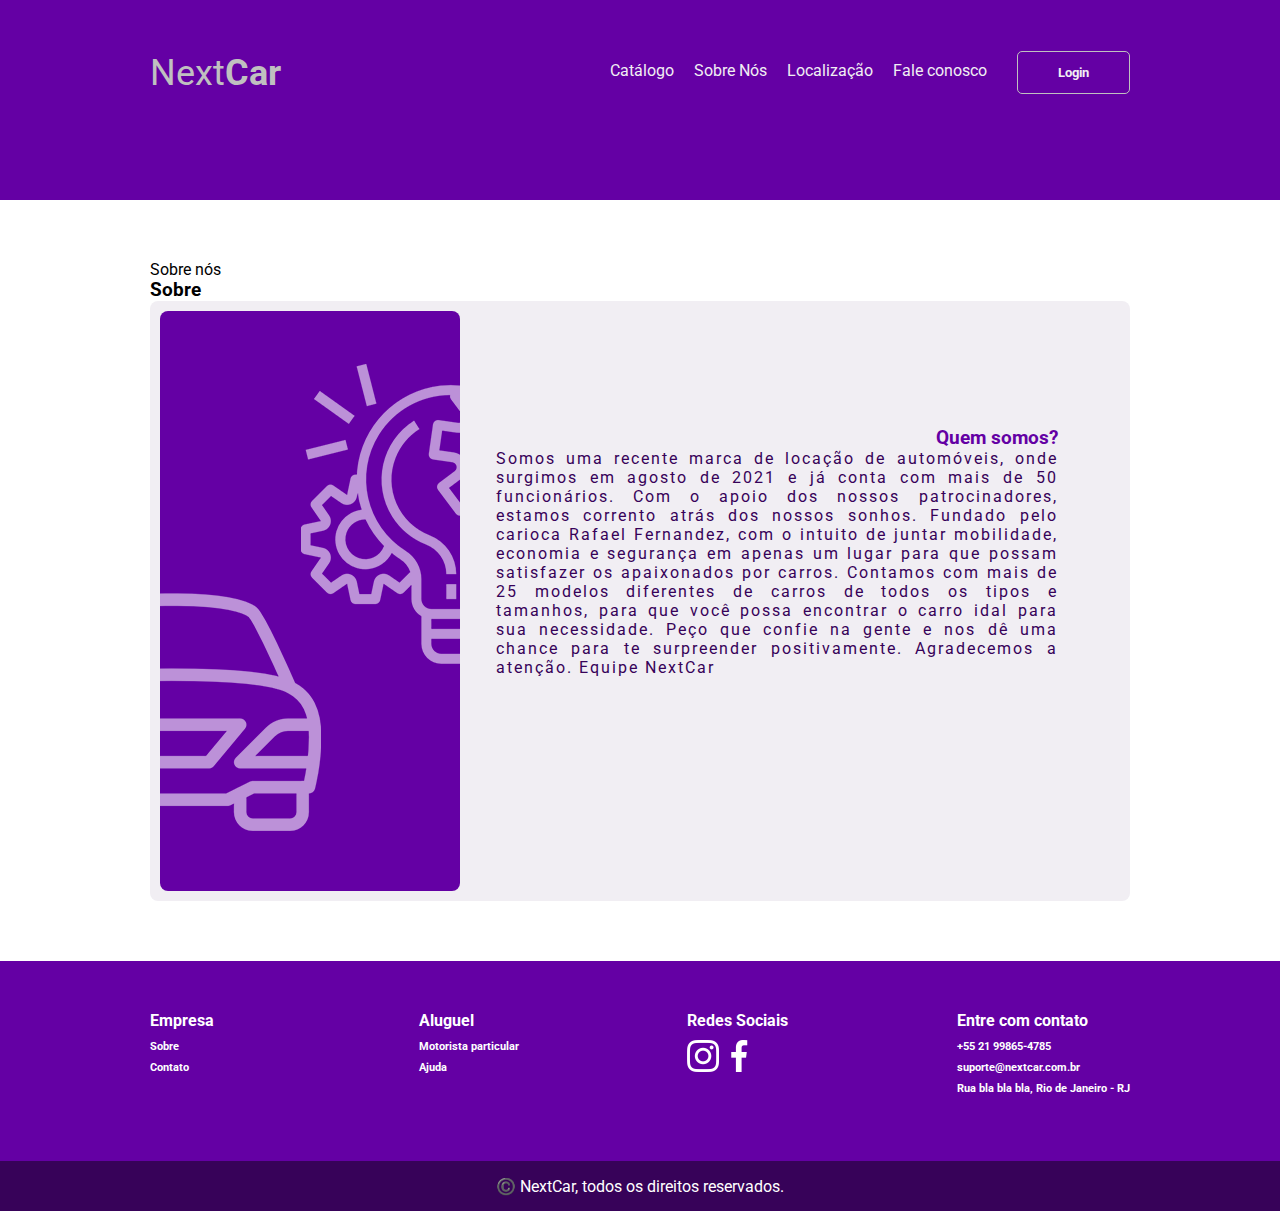
<file: sobrenos.html>
<!DOCTYPE html>
<!--Arquivo:TrabDevWeb_RafaelFernandez-->
<!--Projeto: Site de Aluguel de Carros(NextCar)-->
<!--Criado por: Rafael Fernandes Fernandez de Oliveira-->
<!--Data de Criação:07/10/2021-->

<html lang="en">
<head>
    <meta charset="UTF-8">
    <meta http-equiv="X-UA-Compatible" content="IE=edge">
    <meta name="viewport" content="width=device-width, initial-scale=1.0">
    <title>Sobre Nós</title>
    <link rel="stylesheet" href="css/styles.css">
</head>
<body>
    
    <header>
        <div class="content">
        
            <nav>
                <a href="index.html" class="logonew">Next<strong>Car</strong></a>
                
                <ul>
                  <li><a href="catalogo.html">Catálogo</a></li>
                  <li><a href="sobrenos.html">Sobre Nós</a></li>
                  <li><a href="localizacao.html">Localização</a></li>
                  <li><a href="faleconosco.html">Fale conosco</a></li>  
                  <button><li><a href="login.html">Login</a></li> </button>               
                </ul>
            </nav>
           
        </div>
  </header> 

  <section class="sobre" id="sobre">
    <div class="content">
        <div class="title-wrapper-sobre">
            <p>Sobre nós</p>
            <h3>Sobre</h3>
        </div>
        <div class="sobre-content">
            <div class="left">
                <img src="images/about.png" alt="Sobre">
            </div>
            <div class="rigth">
                <h3>Quem somos?</h3>
                <p>Somos uma recente marca de locação de automóveis, onde surgimos em agosto de 2021 e já
                    conta com mais de 50 funcionários. Com o apoio dos nossos patrocinadores, estamos corrento
                    atrás dos nossos sonhos. Fundado pelo carioca Rafael Fernandez, com o intuito de juntar 
                    mobilidade, economia e segurança em apenas um lugar para que possam satisfazer os
                    apaixonados por carros.
                    Contamos com mais de 25 modelos diferentes de carros de todos os tipos e tamanhos, 
                    para que você possa encontrar o carro idal para sua necessidade. Peço que confie na gente
                    e nos dê uma chance para te surpreender positivamente. Agradecemos a atenção. Equipe NextCar
            </div>
        </div>

    </div>

  </section>

  <footer>
    <div class="main">
        <div class="content footer-links">

            <div class="footer-company">
                <h4>Empresa</h4>
                <h6>Sobre</h6>
                <h6>Contato</h6>
            </div>

            <div class="footer-aluguel">
                <h4>Aluguel</h4>
                <h6>Motorista particular</h6>
                <h6>Ajuda</h6>
                </div>

                <div class="footer-redesocial">
                    <h4>Redes Sociais</h4>
                    <div class="footer-redesocial-icom">
                        <a href="https://www.instagram.com"><img src="images/instagram.png" alt="Instagram"></a>
                        <a href="https://www.facebook.com"><img src="images/facebook.png" alt="Facebook"></a>
                       
                    </div>
                </div>

                    <div class="footer-contato">
                        <h4>Entre com contato</h4>
                        <h6>+55 21 99865-4785</h6>
                        <h6>suporte@nextcar.com.br</h6>
                        <h6>Rua bla bla bla, Rio de Janeiro - RJ</h6>
                    </div>
                </div>
            </div>
    <div class="final">©️ NextCar, todos os direitos reservados.</div>
</footer>


</body>
</html>
</file>
<file: css/styles.css>
/*<!--Arquivo:TrabDevWeb_RafaelFernandez-->
<!--Projeto: Site de Aluguel de Carros(NextCar)-->
<!--Criado por: Rafael Fernandes Fernandez de Oliveira-->
<!--Data de Criação:07/10/2021-->*/

/* fonte Roboto importada*/
@import url('https://fonts.googleapis.com/css2?family=Roboto:wght@400;700&display=swap');

/* resetando o layout do CSS*/
*{
    margin: 0px;
    padding: 0px;
    box-sizing: border-box;
    outline: none;
    font-family: "Roboto", sans-serif;
}

:root{ /*cores salvas*/
--vermelho: #DA1212;
--cinza: #C0C0C0;
--azulTeste: #0000FF;
--vinho: #920F0F;
--roxo: #6400A4;
--roxoescuro: #370259;
--branco3: #ECD2FF;
--branco2: #F1EEF3;
}

html,
body{
    width: 100%;
    overflow-x: hidden;
}

header{
    width: 100%;
    height: 200px;
    background: var(--roxo);
}

.content{ /*redimencionar o tamanho da página pra celular e pc*/
    max-width: 1000px;
    min-width: 200px;
    margin: 0 auto; /*colocar as coisas no centro*/
    display: flex;
    flex-direction: column;
    padding: 10px;
}

nav { /*barra de navegação*/
    width: 100%;
    height: 125px;
    display: flex;
    flex-direction: row;
    align-items: center;
    justify-content: space-between;
}

.brand { /*sobre a logo*/
    font-size: 36px;
    color: #C0C0C0;
    cursor: pointer;
    transition: transform 1.5s;
}
.logonew{
    font-size: 36px;
    color: #C0C0C0;
    cursor: pointer;
    transition: transform 1.5s;
    text-decoration: none;
}



nav ul {
    display: flex;
    flex-direction: row; /*linha, na horizontal*/ 
}

nav ul li { /*lista, intens da barra*/
    list-style: none; /*sem as bolinhas de lista*/
    padding: 10px; /*espaçamento dos itens*/
    cursor: pointer; /*deixar o cursor no modo de seleção*/
}

nav ul li a{ /* link da lista*/
    color: #F1EEF3;
    text-decoration: none; /*tirar o underscore*/
}

nav ul li a:hover { /*quando o mouse passar por cima do item*/
    color: #C0C0C069; /*transparência*/
}

nav ul button{ /*estilo do botão 'login'*/
    border: 1px solid var(--cinza); /*borda do login*/
    background: transparent; /*fundo transparente*/
    padding: 3px 30px; /*tamanho do bloco*/
    cursor: pointer;
    margin-left: 20px; /*espaçamento do ultimo item*/
    color: var(--cinza);
    font-weight: bold; /* estilo da fonte, nesse caso, usei o bold 'negrito'*/
    border-radius: 5px; /*arredondamento das bordas*/
}

nav ul button:hover { /* animação do botão*/
    transition: all 0.3s;
    background: var(--roxoescuro);
    color: white; 
}

.content .header-block{
    max-width: 1000px;/*tamanho do quadro principal*/
    min-width: 300px;
    height: 450px;
    background: #ECD2FF;
    border-radius: 8px;/*curvatura da borda*/
    box-shadow: 1px 0px 10px 0px rgba(0, 0, 0, 0.5);/*leve sobreado na borda*/
    position: relative;
    z-index: 10;
    padding: 10px;
    border: 5px solid var(--roxoescuro);

}

.header-block img{ /*imagem do carro principal*/
    width: 50%;
    position: absolute;
    right: 2%;
    bottom: 2%;/*descer a imagem*/
}

.header-block .text { /*dimenssoes do texto*/
    position: absolute;
    bottom: 30%;
    left: 15%;
}

.header-block .text h2{ /*caracteristicas do titulo principal*/
    color: var(--roxoescuro);
    margin-bottom: 20px;
    text-align: right;
    transform: translate(-20px);
    transition: transform 1.5s;
}

.header-block .text p { /*caracteristicas do subtitulo*/
    max-width: 280px;
    color: var(--roxo);
    text-align: right; 
    transform: translateX(-20px);
    transition: transform 1.4s;
}

 /*catálogo dos carros iniciais*/
 section .catalog{
     width: 80vw;
     padding: 80px;
 }

 section .filter-card{ /* campo de busca dos carros*/
    width: 980px;
    height: 150px;
    background: var(--cinza);
    border-radius: 8px;
    margin: 0 auto;
    display: flex;
    flex-direction: row;
    align-items: center;
    justify-content: center;
 }

 .search-input{
     width: 700px;
     height: 50px;
     border: none;
     border-radius: 4px 0px 0px 4px; /*borda no campo:esquerda cima, direita cima, direita baixo, esqueda baixo*/
     text-indent: 10px; /*espaçamento do texto da borda*/
 }

 .search-button{ /*botão de Busca*/
    width: 150px;
    height: 50px;
    border-radius: 0px 4px 4px 0px;
    border: none;
    background: var(--roxo);
    color: var(--branco2);
    cursor: pointer;
    font-size: 1.1em;
    transition: 0.3s ease;   
 }

 .search-button:hover{ /*estilo do botão*/
     background: grey;
     color: var(--roxo);
 }

 .title-wrapper-catalog {
     text-decoration:none;
     margin-top: 140px;
     padding-bottom: 20px; 
     text-align: center;  
 }

 section .card-wrapper{ /*organização do catalogo*/
    max-width: 1000px;
    height: 100%;
    display: grid; /*distribuição dos elementos*/
    grid-template-columns: repeat(auto-fill, minmax(270px, 1fr)); /*caracteristicas da imagem*/
    grid-gap: 85px; /*espaçamento entre as imagens*/
    padding-top: 50px;
 }

 section .card-wrapper-catalog{ /*organização do catalogo*/
    max-width: 1000px;
    height: 100%;
    display: grid; /*distribuição dos elementos*/
    grid-template-columns: repeat(auto-fill, minmax(270px, 1fr)); /*caracteristicas da imagem*/
    grid-gap: 85px; /*espaçamento entre as imagens*/
    padding-top: 50px;
 }
/*aba catalogo*/
 .title-wrapper-catalog1 p{
    text-decoration:none;
    margin-top: 50px;
    padding-bottom: 20px;
    text-align: center; 
    font-size: 45px; 
    font-weight: bold;
    color: var(--roxoescuro);
}

.title-wrapper-catalog1 h3{
    text-decoration:none;
    margin-top: 10px;
    padding-bottom: 20px;
    text-align: center; 
    font-size: 18px; 
    font-weight: normal;
    color: var(--roxoescuro);
}

section .card-item{ /*fundo do catalogo imagens*/
    height: 400px;
    width: 300px;
    background: var(--branco2);
    border-radius: 8px;
    display: flex;
    flex-direction: column;
    align-items: center;
    justify-content: space-around;
}

.card-content{
    height: 40%;
    display: flex;
    flex-direction: column;
    align-items: center;
    justify-content: space-around;
    color: var(--roxoescuro);
}

.card-item img { /*tamanho geral*/
    width: 85%;
}

.card-item h3{
    width: 50%;
    text-align: center;
    margin-top: 5%;

}

.card-item p{
    width: 90%;
    font-style: italic;
    color: black
}




.card-item button{
    width: 90%;
    padding: 10px 0px;
    border: none;
    background: var(--roxo);
    border-radius: 4px;
    color: white;
    font-weight: bold;
    font-size: 1.1em;
    cursor: pointer;
    transition: 0.3s ease;
    margin-bottom: 10px;
}

.card-item button:hover{ /*fundo*/
    background: var(--cinza);
    color: var(--roxoescuro);
}
section .filter-card1{ /* campo de busca dos carros*/
    width: 980px;
    height: 150px;
    background: var(--cinza);
    border-radius: 8px;
    margin: 0 auto;
    display: flex;
    flex-direction: row;
    align-items: center;
    justify-content: center;
 }

 .search-input1{
     width: 700px;
     height: 50px;
     border: none;
     border-radius: 4px 0px 0px 4px; /*borda no campo:esquerda cima, direita cima, direita baixo, esqueda baixo*/
     text-indent: 10px; /*espaçamento do texto da borda*/
 }

 .search-button1{ /*botão de Busca*/
    width: 150px;
    height: 50px;
    border-radius: 0px 4px 4px 0px;
    border: none;
    background: var(--roxo);
    color: var(--branco2);
    cursor: pointer;
    font-size: 1.1em;
    transition: 0.3s ease;   
 }

 .search-button1:hover{ /*estilo do botão*/
     background: grey;
     color: var(--roxo);
 }

 .title-wrapper-catalog p{
    text-decoration:none;
    margin-top: 10px;
    padding-bottom: 20px;
    text-align: center; 
    font-size: 30px; 
    font-weight: bold;
    color: var(--roxoescuro);
}

.title-wrapper-catalog h3{
    text-decoration:none;
    margin-top: 10px;
    padding-bottom: 20px;
    text-align: center; 
    font-size: 18px; 
    font-weight: normal;
    color: var(--roxoescuro);
}

/*design 'Sobre Nós'*/

.sobre {
    width: 100%;
    height: 100%;
    display: flex;
    align-items: center;
    justify-content: center;
    padding: 50px 10px;
}

.sobre-content{
    max-width: 1000px;
    min-height: 300px;
    height: 600px;
    background: var(--branco2);
    margin: 0 auto;
    border-radius: 8px;
    z-index: 10;
    padding: 10px;
    display: flex;
    flex-direction: row;
    align-items: center;
    justify-content: space-between;
}

.left{
    width: 25%;
    min-width: 300px;
    height: 100%;
    background: var(--roxo);
    border-radius: 8px;
}

.rigth{
    width: 65%;
    height: 100%;
    display: flex;
    flex-direction: column;
    align-items: flex-start;
    justify-content: flex-start;
    padding-top: 10%;
}

.rigth h3{
    text-align: right;
    width: 90%;
    margin-top: 20px;
    color: var(--roxo);
}

.rigth p{
    max-width: 90%;
    font-size: 1em; /*1 em = 16 px*/
    letter-spacing: 2px;
    text-align: justify;
    color: var(--roxoescuro);
}

/*Vantagens*/

.vantagens {
    width: 100%;
    height: 100%;
    background: var(--branco2);
    display: flex;
    align-items: center;
    justify-content: center;
    padding: 50px 0px;
}

.title-wrapper-vantagens {
    padding: 20px 0px;
    color: var(--roxoescuro);
    text-align: center;
}

.title-wrapper-vantagens p{
    font-size: 36px;
    font-weight: bold;
}

.title-wrapper-vantagen h3{
    font-size: 20px;
}

.vantagens-card-block{
    max-width: 1000px;
    min-width: 300px;
    height: 600px;
    background: white;
    margin: 0 auto;
    border-radius: 8px;
    z-index: 10; /*nada na frete do card*/
    padding: 50px;
    display: grid;
    grid-template-columns: repeat(auto-fill, minmax(420px, 1fr));
    grid-gap: 30px;
}

.vantagens-card-item{
    max-width: 420px;
    height: 150px;
    display: flex;
    flex-direction: row;
    align-items: center;
    justify-content: space-around;
    border: 1px solid #dedede3b;
    border-radius: 4px;
}

.vantagens-text-content {
    max-width: 60%;
    margin: 5px;
}

.vantagens-card-item img{
    width: 64px;
    height: 64px;
}

/*rodapé*/

footer {
    width: 100%;
    height: 250px;
}

footer .main {
    width: 100%;
    height: 200px;
    background: var(--roxo);
    padding: 20px 10px;
}

.footer-links{
    max-width: 1000px;
    min-width: 300px;
    display: flex;
    flex-direction: row;
    justify-content: space-between;
    margin-top: 20px;
}

.footer-company, .footer-aluguel, .footer-redesocial, .footer-contato{
    color: white;
    height: 100%;
    min-width: 100px;
}

.footer-links h4{
    margin-bottom: 10px;
}

.footer-links h6{
    margin-bottom: 8px;
}

.main .footer-redesocial img{
    width: 32px;
    height: 32px;
}

footer .final{
    width: 100%;
    height: 50px;
    background: var(--roxoescuro);
    color: white;
    display: flex;
    align-items: center;
    justify-content: center;
}

/*Crie o cadastro*/
/* # para o id, '.' para classes*/

#tituloform{
    color: var(--roxoescuro);
    margin-left: 0;
    justify-content: center;
    text-align: center;
}

#subtitform{
    color: var(--roxoescuro);
    margin-left: 0;
    justify-content: center;
    text-align: center;
}

fieldset{
    border: 0;
}

.formgeral{
    background-color: white;
    font-size: 20px;
    color: var(--roxoescuro);
    margin-left: 42%;
    margin-top: 2%;
    justify-content: center;
    padding: 2em;
}


input, select, .botaosalvar{
    border-radius: 4px;
}

.campoform{
    margin-bottom: 2em;
    margin-left: 8%;
    margin-top: 2%;
    justify-content: center;
    display: inline;
    
    
}

.campoform label{
    margin-bottom: 0.2em;
    color: var(--roxoescuro);
    display: block;
    padding: 5px;
    
}
/*
fieldset.campoform .grupoform{
    float: left;
    margin-right: 1em;
   
}*/

.campoform input[type="text"], .campoform input[type="email"], .campoform input[type="number"] .campoform input[type="password"], .campoform select{
    padding: 0.2em;
    border: 1px solid var(--roxoescuro);
    box-shadow: 2px 2px 2px rgba(0, 0, 0, 0.2);
    display: block;
}

.campoform select option{
    padding-right: 1em;
}

.campoform input:focus, .campoform select:focus{
    background: var(--branco2);
}

.botaosalvar{
    width: 150px;
    height: 50px;
    border-radius: 0px 4px 4px 0px;
    border: none;
    background: var(--roxo);
    color: var(--branco2);
    cursor: pointer;
    font-size: 1.1em;
    transition: 0.3s ease; 
}

.botaosalvar:hover{
    background: grey;
    color: var(--roxo);
}

/*data*/
 #date{
    width: 150px;
    height: 50px;
    border-radius: 4px;
    border: none;
    background: var(--cinza);
    color: black;
    cursor: pointer;
    font-size: 1.1em;
    transition: 0.3s ease; 
 }

 .datacatalog{ 
    width: 89%;
    height: 80px;
    display: flex;
    flex-direction: row;
    align-items: center;
    justify-content: space-between;
    padding: 10px;
   
 }

 #localreti{
     padding: 10px;
 }

#timecatalog{
    width: 150px;
    height: 50px;
    border-radius: 4px;
    border: none;
    background: var(--cinza);
    color: black;
    cursor: pointer;
    font-size: 1.1em;
    transition: 0.3s ease;
     
}

.datecatalog h4{
    padding-left: 10px;
}


/*login novo*/

.card{
    box-shadow: 1px 1px 5px #C0C0C0;
    background-color: var(--branco2);
    padding: 30px;
    border-radius: 5px;
}

.formnovo{
    width: 600px;
    margin: auto;
    padding-top: 40px;
}

.card-top{
    text-align: center;
}

.imglogin{
    width: 100px;
}

.tituloform{
    color: var(--roxoescuro);
}

.card-grupo label{
  width: 100%;
  color: rgb(75, 75, 75);  
  display: block;
  font-size: 20px;
}

.card-grupo input{
    border-radius: 5px;
    outline: 0;
    width: 100%;
    height: 35px;
    padding: 5px;
}

.card-grupo{
    margin-bottom: 10px;
}

.card-grupo button{
    background-color: var(--roxoescuro);
    width: 100%;
    border-radius: 30px;
    padding: 15px;
    color: white;
    border: 0px;
    outline: 0;
    cursor: pointer;
    transition: transform 1.5s;
}

.cadastro h3{
    text-decoration: none;
}

.catalogo-index button{
    background-color: var(--roxoescuro);
    width: 400px;
    border-radius: 30px;
    padding: 15px;
    color: white;
    border: 0px;
    outline: 0;
    cursor: pointer;
    transition: transform 1.5s;
    font-size: 19px;
    margin-bottom: 2em;
    margin-left: 37%;
    margin-top: 2%;
    justify-content: center;
    display: inline;
    text-decoration: none;
}

.mapa iframe{
    margin-left: 30%;
    margin-top: 2%;
    max-width: 1000px;/*tamanho do quadro principal*/
    min-width: 300px;
    height: 450px;
    background: var(--roxoescuro);
    border-radius: 8px;/*curvatura da borda*/
    box-shadow: 1px 0px 10px 0px rgba(0, 0, 0, 0.5);/*leve sobreado na borda*/
    position: relative;
    z-index: 10;
    padding: 10px;
    border: 5px solid var(--roxoescuro);
    margin-bottom: 3%;
}

.mapa h2{
    font-size: 36px;
    text-align: center;
    margin-top: 3%;
    color: var(--roxoescuro);
    
}
</file>
